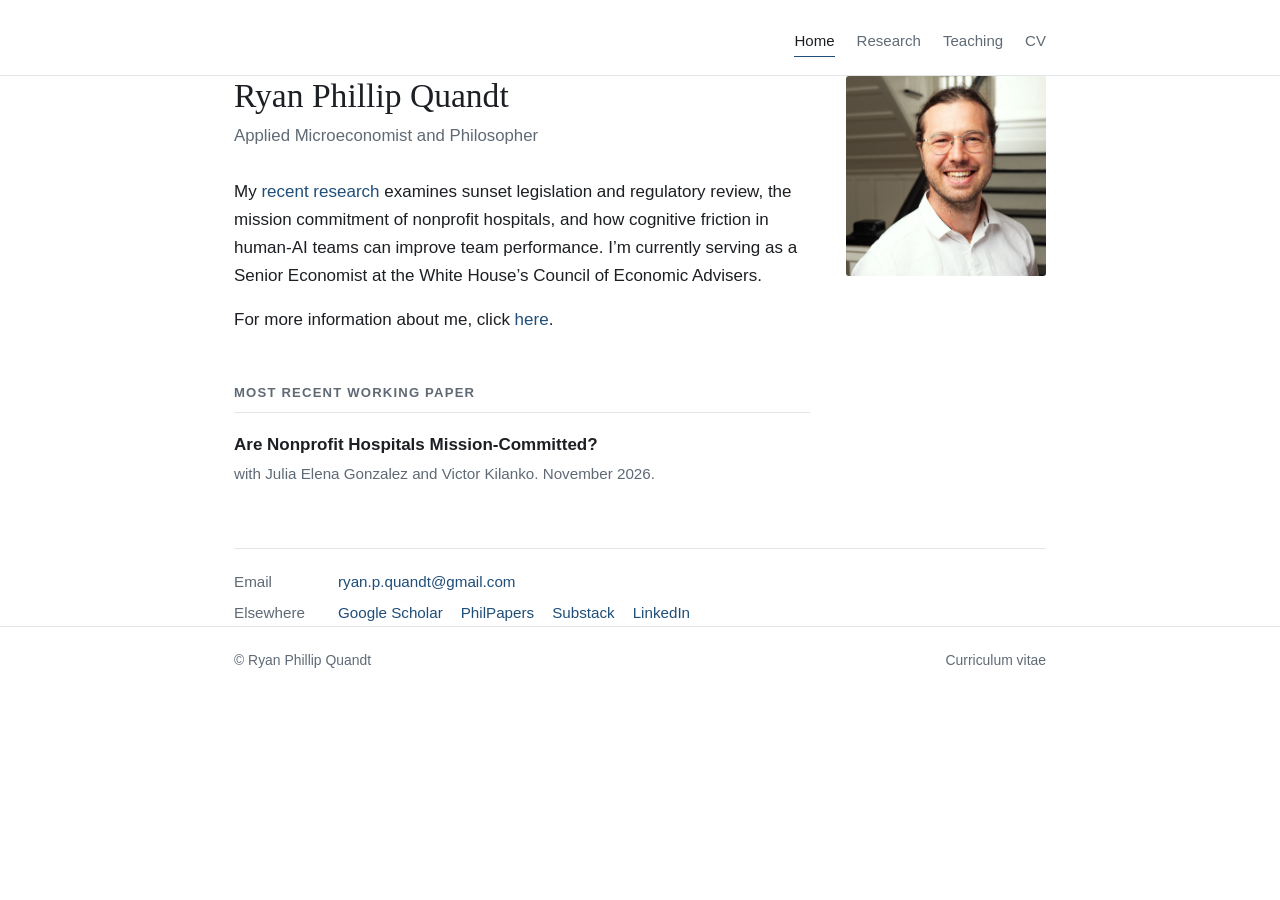
<file: index.html>
<!DOCTYPE html>
<html lang="en">
<head>
<meta charset="utf-8">
<meta name="viewport" content="width=device-width, initial-scale=1">
<title>Ryan Phillip Quandt</title>
<meta name="description" content="Ryan Phillip Quandt — Senior Economist at the White House Council of Economic Advisers. PhD in Economics (Claremont Graduate University), PhD in Philosophy (University of South Florida).">
<link rel="stylesheet" href="styles.css">
</head>
<body>

<header class="site-header">
  <div class="wrap header-inner">
    <nav class="site-nav">
      <a href="index.html" aria-current="page">Home</a>
      <a href="research-economics.html">Research</a>
      <a href="teaching.html">Teaching</a>
      <a href="cv.html">CV</a>
    </nav>
  </div>
</header>

<main class="wrap">

  <div class="intro">
    <div class="portrait">
      <!-- Drop a headshot at images/headshot.jpg (portrait crop, ~800x1000px).
           Until then the initials placeholder below is shown. -->
      <img src="images/headshot.jpg" alt="Ryan Phillip Quandt"
           onerror="this.style.display='none';document.getElementById('portrait-fallback').style.display='flex';">
      <div class="portrait-fallback" id="portrait-fallback" style="display:none;">RPQ</div>
    </div>

    <div class="intro-text">
      <h1>Ryan Phillip Quandt</h1>
      <p class="lede">Applied Microeconomist and Philosopher</p>

      <p>My <a href="research-economics.html">recent research</a> examines sunset legislation and regulatory review,
      the mission commitment of nonprofit hospitals, and how cognitive friction in human-AI teams
      can improve team performance. I&rsquo;m currently serving as a Senior Economist at the White
      House&rsquo;s Council of Economic Advisers.</p>

      <p>For more information about me, click <a href="about.html">here</a>.</p>

      <h2>Most Recent Working Paper</h2>
      <ul class="pubs">
        <li>
          <span class="pub-title"><a href="files/nonprofit-hospitals-mission.pdf">Are Nonprofit Hospitals Mission-Committed?</a></span>
          <span class="pub-meta">with Julia Elena Gonzalez and Victor Kilanko. November 2026.</span>
        </li>
      </ul>
    </div>
  </div>

  <section class="contact">
    <dl>
      <dt>Email</dt>
      <dd><a href="mailto:ryan.p.quandt@gmail.com">ryan.p.quandt@gmail.com</a></dd>

      <dt>Elsewhere</dt>
      <dd class="linklist">
        <a href="https://scholar.google.com/citations?user=EScxJMAAAAAJ&amp;hl=en">Google Scholar</a>
        <a href="https://philpapers.org/rec/QUALOG">PhilPapers</a>
        <a href="https://quandtify.substack.com">Substack</a>
        <a href="https://www.linkedin.com/in/ryan-quandt-121746234/">LinkedIn</a>
      </dd>
    </dl>
  </section>

</main>

<footer class="site-footer">
  <div class="wrap footer-inner">
    <span>&copy; Ryan Phillip Quandt</span>
    <span><a href="cv.html">Curriculum vitae</a></span>
  </div>
</footer>

</body>
</html>
</file>
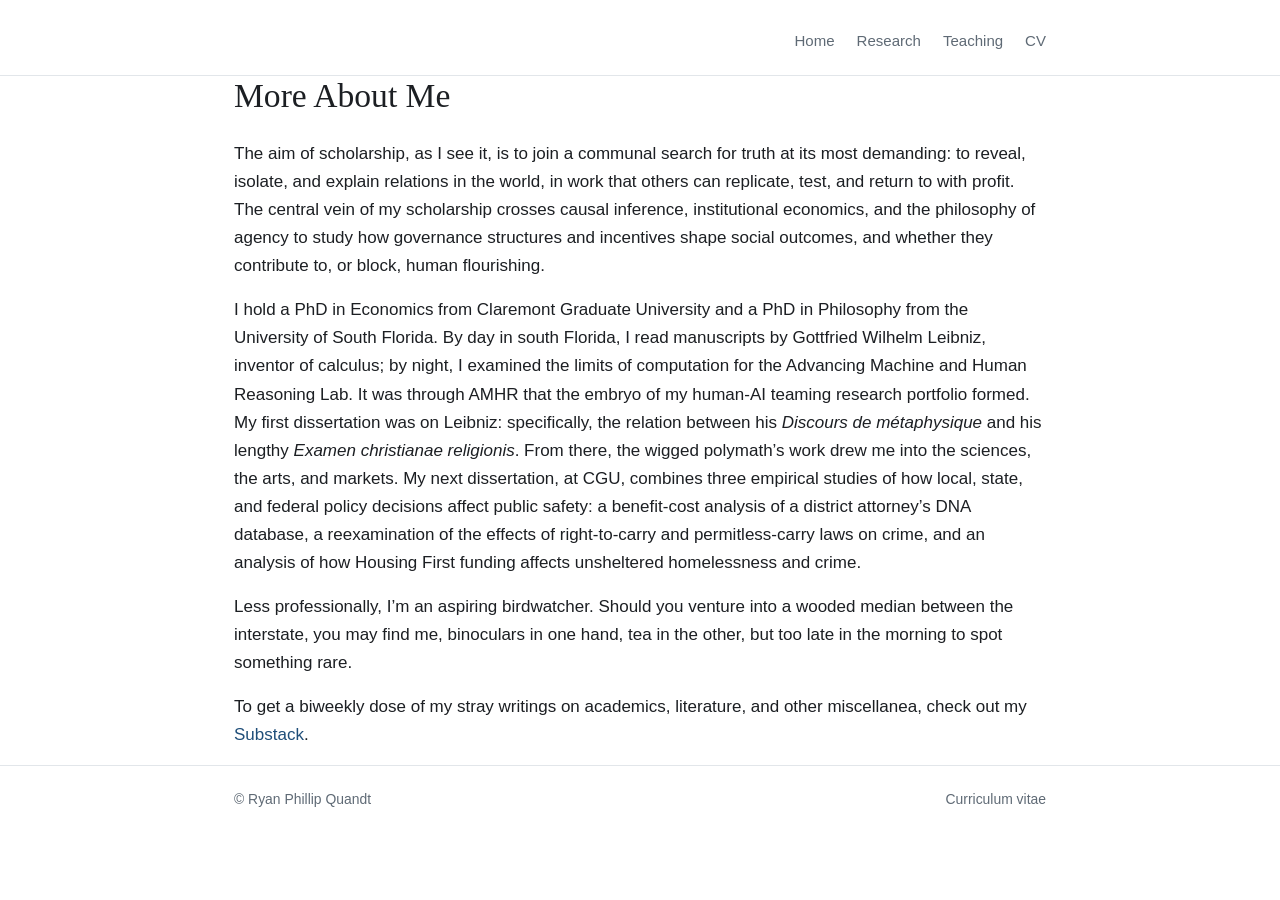
<file: about.html>
<!DOCTYPE html>
<html lang="en">
<head>
<meta charset="utf-8">
<meta name="viewport" content="width=device-width, initial-scale=1">
<title>About &middot; Ryan Phillip Quandt</title>
<meta name="description" content="About Ryan Phillip Quandt: background, training, and interests.">
<link rel="stylesheet" href="styles.css">
</head>
<body>

<header class="site-header">
  <div class="wrap header-inner">
    <nav class="site-nav">
      <a href="index.html">Home</a>
      <a href="research-economics.html">Research</a>
      <a href="teaching.html">Teaching</a>
      <a href="cv.html">CV</a>
    </nav>
  </div>
</header>

<main class="wrap">

  <h1>More About Me</h1>

  <p>The aim of scholarship, as I see it, is to join a communal search for truth at its most
  demanding: to reveal, isolate, and explain relations in the world, in work that others can
  replicate, test, and return to with profit. The central vein of my
  scholarship crosses causal inference, institutional economics, and the philosophy of agency
  to study how governance structures and incentives shape social outcomes, and whether they
  contribute to, or block, human flourishing.</p>

  <p>I hold a PhD in Economics from Claremont Graduate University and a PhD in Philosophy from
  the University of South Florida. By day in south Florida, I read manuscripts by Gottfried
  Wilhelm Leibniz, inventor of calculus; by night, I examined the limits of computation for the
  Advancing Machine and Human Reasoning Lab. It was through AMHR that the embryo of my human-AI
  teaming research portfolio formed. My first dissertation was on Leibniz: specifically, the
  relation between his <em>Discours de m&eacute;taphysique</em> and his lengthy
  <em>Examen christianae religionis</em>. From there, the wigged polymath&rsquo;s work drew me
  into the sciences, the arts, and markets. My next dissertation, at CGU, combines three
  empirical studies of how local, state, and federal policy decisions affect public safety: a
  benefit-cost analysis of a district attorney&rsquo;s DNA database, a reexamination of the
  effects of right-to-carry and permitless-carry laws on crime, and an analysis of how Housing
  First funding affects unsheltered homelessness and crime.</p>

  <p>Less professionally, I&rsquo;m an aspiring birdwatcher. Should you venture into a wooded
  median between the interstate, you may find me, binoculars in one hand, tea in the other, but
  too late in the morning to spot something rare.</p>

  <p>To get a biweekly dose of my stray writings on academics, literature, and other
  miscellanea, check out my <a href="https://quandtify.substack.com">Substack</a>.</p>

</main>

<footer class="site-footer">
  <div class="wrap footer-inner">
    <span>&copy; Ryan Phillip Quandt</span>
    <span><a href="cv.html">Curriculum vitae</a></span>
  </div>
</footer>

</body>
</html>
</file>
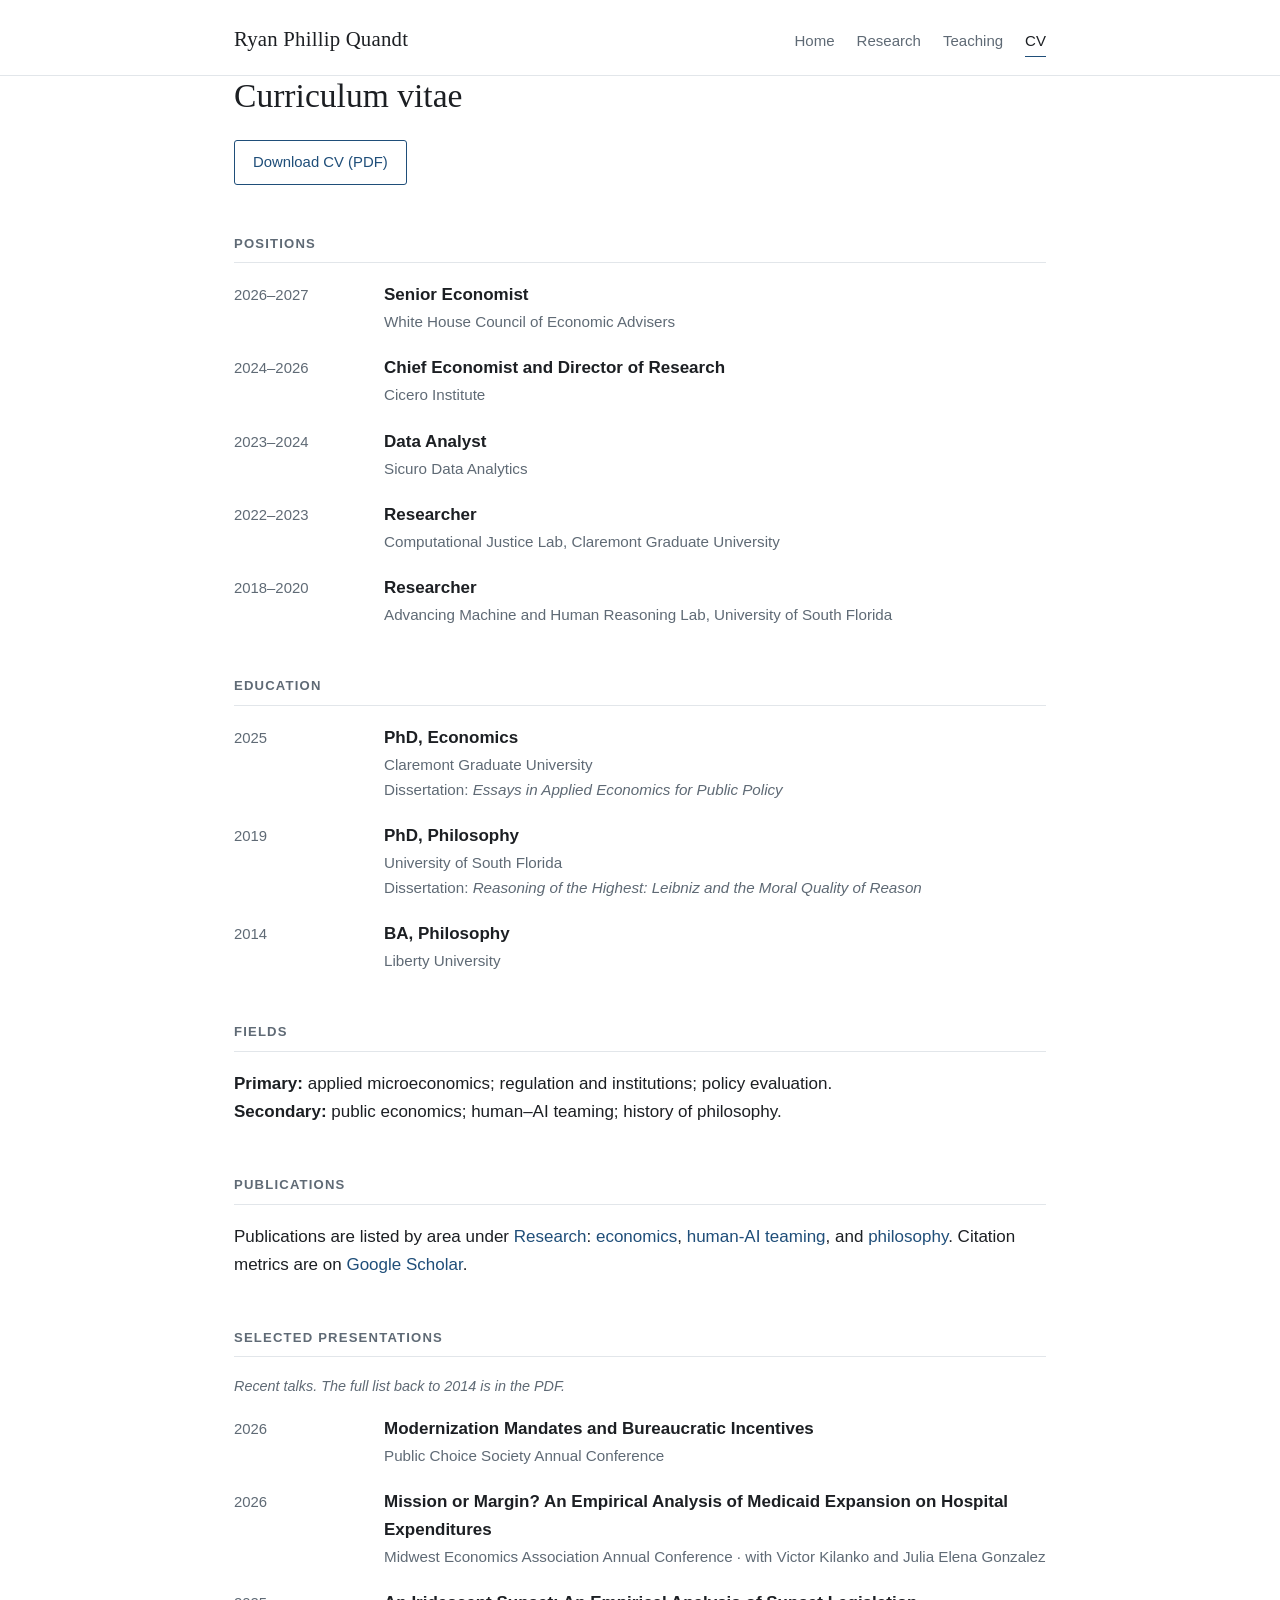
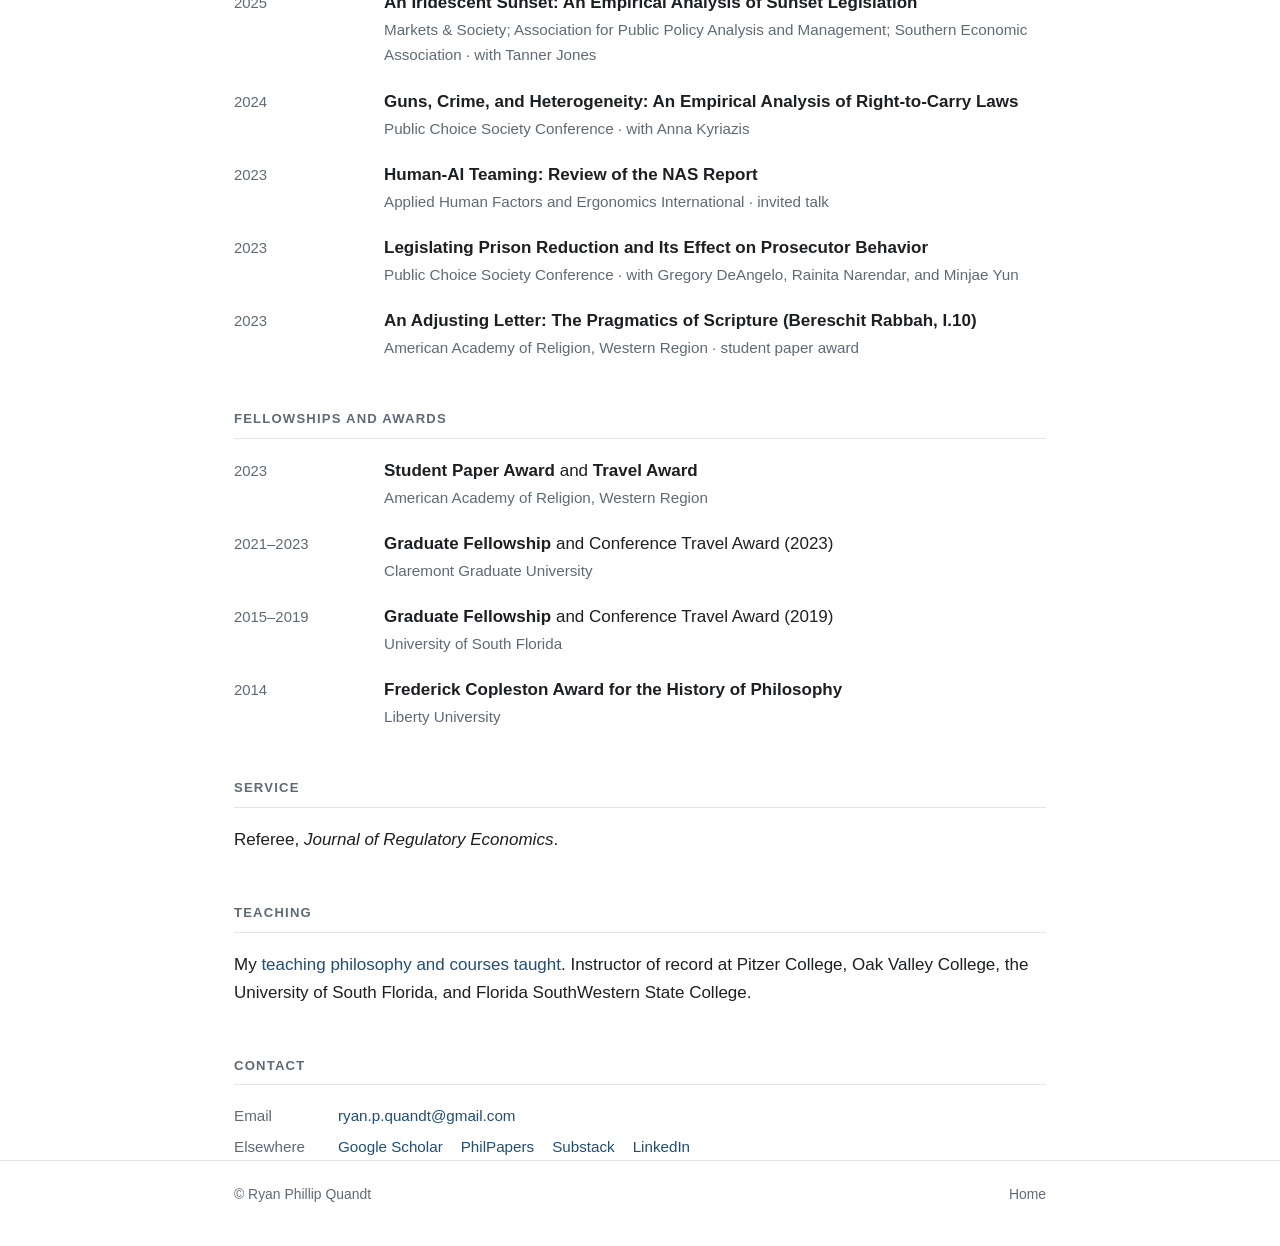
<file: cv.html>
<!DOCTYPE html>
<html lang="en">
<head>
<meta charset="utf-8">
<meta name="viewport" content="width=device-width, initial-scale=1">
<title>CV — Ryan Phillip Quandt</title>
<meta name="description" content="Curriculum vitae of Ryan Phillip Quandt — Senior Economist at the White House Council of Economic Advisers; PhD in Economics (Claremont Graduate University) and PhD in Philosophy (University of South Florida).">
<link rel="stylesheet" href="styles.css">
</head>
<body>

<header class="site-header">
  <div class="wrap header-inner">
    <a class="site-title" href="index.html">Ryan Phillip Quandt</a>
    <nav class="site-nav">
      <a href="index.html">Home</a>
      <a href="research-economics.html">Research</a>
      <a href="teaching.html">Teaching</a>
      <a href="cv.html" aria-current="page">CV</a>
    </nav>
  </div>
</header>

<main class="wrap">

  <h1>Curriculum vitae</h1>

  <p><a class="button" href="files/quandt-cv.pdf">Download CV (PDF)</a></p>

  <h2>Positions</h2>

  <div class="cv-entry">
    <div class="cv-when">2026&ndash;2027</div>
    <div class="cv-what">
      <strong>Senior Economist</strong>
      <span class="cv-where">White House Council of Economic Advisers</span>
    </div>
  </div>

  <div class="cv-entry">
    <div class="cv-when">2024&ndash;2026</div>
    <div class="cv-what">
      <strong>Chief Economist and Director of Research</strong>
      <span class="cv-where">Cicero Institute</span>
    </div>
  </div>

  <div class="cv-entry">
    <div class="cv-when">2023&ndash;2024</div>
    <div class="cv-what">
      <strong>Data Analyst</strong>
      <span class="cv-where">Sicuro Data Analytics</span>
    </div>
  </div>

  <div class="cv-entry">
    <div class="cv-when">2022&ndash;2023</div>
    <div class="cv-what">
      <strong>Researcher</strong>
      <span class="cv-where">Computational Justice Lab, Claremont Graduate University</span>
    </div>
  </div>

  <div class="cv-entry">
    <div class="cv-when">2018&ndash;2020</div>
    <div class="cv-what">
      <strong>Researcher</strong>
      <span class="cv-where">Advancing Machine and Human Reasoning Lab, University of South Florida</span>
    </div>
  </div>

  <h2>Education</h2>

  <div class="cv-entry">
    <div class="cv-when">2025</div>
    <div class="cv-what">
      <strong>PhD, Economics</strong>
      <span class="cv-where">Claremont Graduate University</span>
      <span class="cv-where">Dissertation: <em>Essays in Applied Economics for Public Policy</em></span>
    </div>
  </div>

  <div class="cv-entry">
    <div class="cv-when">2019</div>
    <div class="cv-what">
      <strong>PhD, Philosophy</strong>
      <span class="cv-where">University of South Florida</span>
      <span class="cv-where">Dissertation: <em>Reasoning of the Highest: Leibniz and the Moral Quality of Reason</em></span>
    </div>
  </div>

  <div class="cv-entry">
    <div class="cv-when">2014</div>
    <div class="cv-what">
      <strong>BA, Philosophy</strong>
      <span class="cv-where">Liberty University</span>
    </div>
  </div>

  <h2>Fields</h2>
  <p><strong>Primary:</strong> applied microeconomics; regulation and institutions; policy
  evaluation.<br>
  <strong>Secondary:</strong> public economics; human&ndash;AI teaming; history of philosophy.</p>

  <h2>Publications</h2>
  <p>Publications are listed by area under <a href="research-economics.html">Research</a>:
  <a href="research-economics.html">economics</a>,
  <a href="research-ai.html">human-AI teaming</a>, and
  <a href="research-philosophy.html">philosophy</a>. Citation metrics are on
  <a href="https://scholar.google.com/citations?user=EScxJMAAAAAJ&amp;hl=en">Google Scholar</a>.</p>

  <h2>Selected presentations</h2>
  <p class="note">Recent talks. The full list back to 2014 is in the PDF.</p>

  <div class="cv-entry">
    <div class="cv-when">2026</div>
    <div class="cv-what">
      <strong>Modernization Mandates and Bureaucratic Incentives</strong>
      <span class="cv-where">Public Choice Society Annual Conference</span>
    </div>
  </div>

  <div class="cv-entry">
    <div class="cv-when">2026</div>
    <div class="cv-what">
      <strong>Mission or Margin? An Empirical Analysis of Medicaid Expansion on Hospital Expenditures</strong>
      <span class="cv-where">Midwest Economics Association Annual Conference &middot; with Victor Kilanko and Julia Elena Gonzalez</span>
    </div>
  </div>

  <div class="cv-entry">
    <div class="cv-when">2025</div>
    <div class="cv-what">
      <strong>An Iridescent Sunset: An Empirical Analysis of Sunset Legislation</strong>
      <span class="cv-where">Markets &amp; Society; Association for Public Policy Analysis and Management; Southern Economic Association &middot; with Tanner Jones</span>
    </div>
  </div>

  <div class="cv-entry">
    <div class="cv-when">2024</div>
    <div class="cv-what">
      <strong>Guns, Crime, and Heterogeneity: An Empirical Analysis of Right-to-Carry Laws</strong>
      <span class="cv-where">Public Choice Society Conference &middot; with Anna Kyriazis</span>
    </div>
  </div>

  <div class="cv-entry">
    <div class="cv-when">2023</div>
    <div class="cv-what">
      <strong>Human-AI Teaming: Review of the NAS Report</strong>
      <span class="cv-where">Applied Human Factors and Ergonomics International &middot; invited talk</span>
    </div>
  </div>

  <div class="cv-entry">
    <div class="cv-when">2023</div>
    <div class="cv-what">
      <strong>Legislating Prison Reduction and Its Effect on Prosecutor Behavior</strong>
      <span class="cv-where">Public Choice Society Conference &middot; with Gregory DeAngelo, Rainita Narendar, and Minjae Yun</span>
    </div>
  </div>

  <div class="cv-entry">
    <div class="cv-when">2023</div>
    <div class="cv-what">
      <strong>An Adjusting Letter: The Pragmatics of Scripture (Bereschit Rabbah, I.10)</strong>
      <span class="cv-where">American Academy of Religion, Western Region &middot; student paper award</span>
    </div>
  </div>

  <h2>Fellowships and awards</h2>

  <div class="cv-entry">
    <div class="cv-when">2023</div>
    <div class="cv-what">
      <strong>Student Paper Award</strong> and <strong>Travel Award</strong>
      <span class="cv-where">American Academy of Religion, Western Region</span>
    </div>
  </div>

  <div class="cv-entry">
    <div class="cv-when">2021&ndash;2023</div>
    <div class="cv-what">
      <strong>Graduate Fellowship</strong> and Conference Travel Award (2023)
      <span class="cv-where">Claremont Graduate University</span>
    </div>
  </div>

  <div class="cv-entry">
    <div class="cv-when">2015&ndash;2019</div>
    <div class="cv-what">
      <strong>Graduate Fellowship</strong> and Conference Travel Award (2019)
      <span class="cv-where">University of South Florida</span>
    </div>
  </div>

  <div class="cv-entry">
    <div class="cv-when">2014</div>
    <div class="cv-what">
      <strong>Frederick Copleston Award for the History of Philosophy</strong>
      <span class="cv-where">Liberty University</span>
    </div>
  </div>

  <h2>Service</h2>
  <p>Referee, <em>Journal of Regulatory Economics</em>.</p>

  <h2>Teaching</h2>
  <p>My <a href="teaching.html">teaching philosophy and courses taught</a>. Instructor of record
  at Pitzer College, Oak Valley College, the University of South Florida, and Florida
  SouthWestern State College.</p>

  <h2>Contact</h2>
  <section class="contact" style="border-top:none;margin-top:0;padding-top:0;">
    <dl>
      <dt>Email</dt>
      <dd><a href="mailto:ryan.p.quandt@gmail.com">ryan.p.quandt@gmail.com</a></dd>
      <dt>Elsewhere</dt>
      <dd class="linklist">
        <a href="https://scholar.google.com/citations?user=EScxJMAAAAAJ&amp;hl=en">Google Scholar</a>
        <a href="https://philpapers.org/rec/QUALOG">PhilPapers</a>
        <a href="https://quandtify.substack.com">Substack</a>
        <a href="https://www.linkedin.com/in/ryan-quandt-121746234/">LinkedIn</a>
      </dd>
    </dl>
  </section>

</main>

<footer class="site-footer">
  <div class="wrap footer-inner">
    <span>&copy; Ryan Phillip Quandt</span>
    <span><a href="index.html">Home</a></span>
  </div>
</footer>

</body>
</html>
</file>
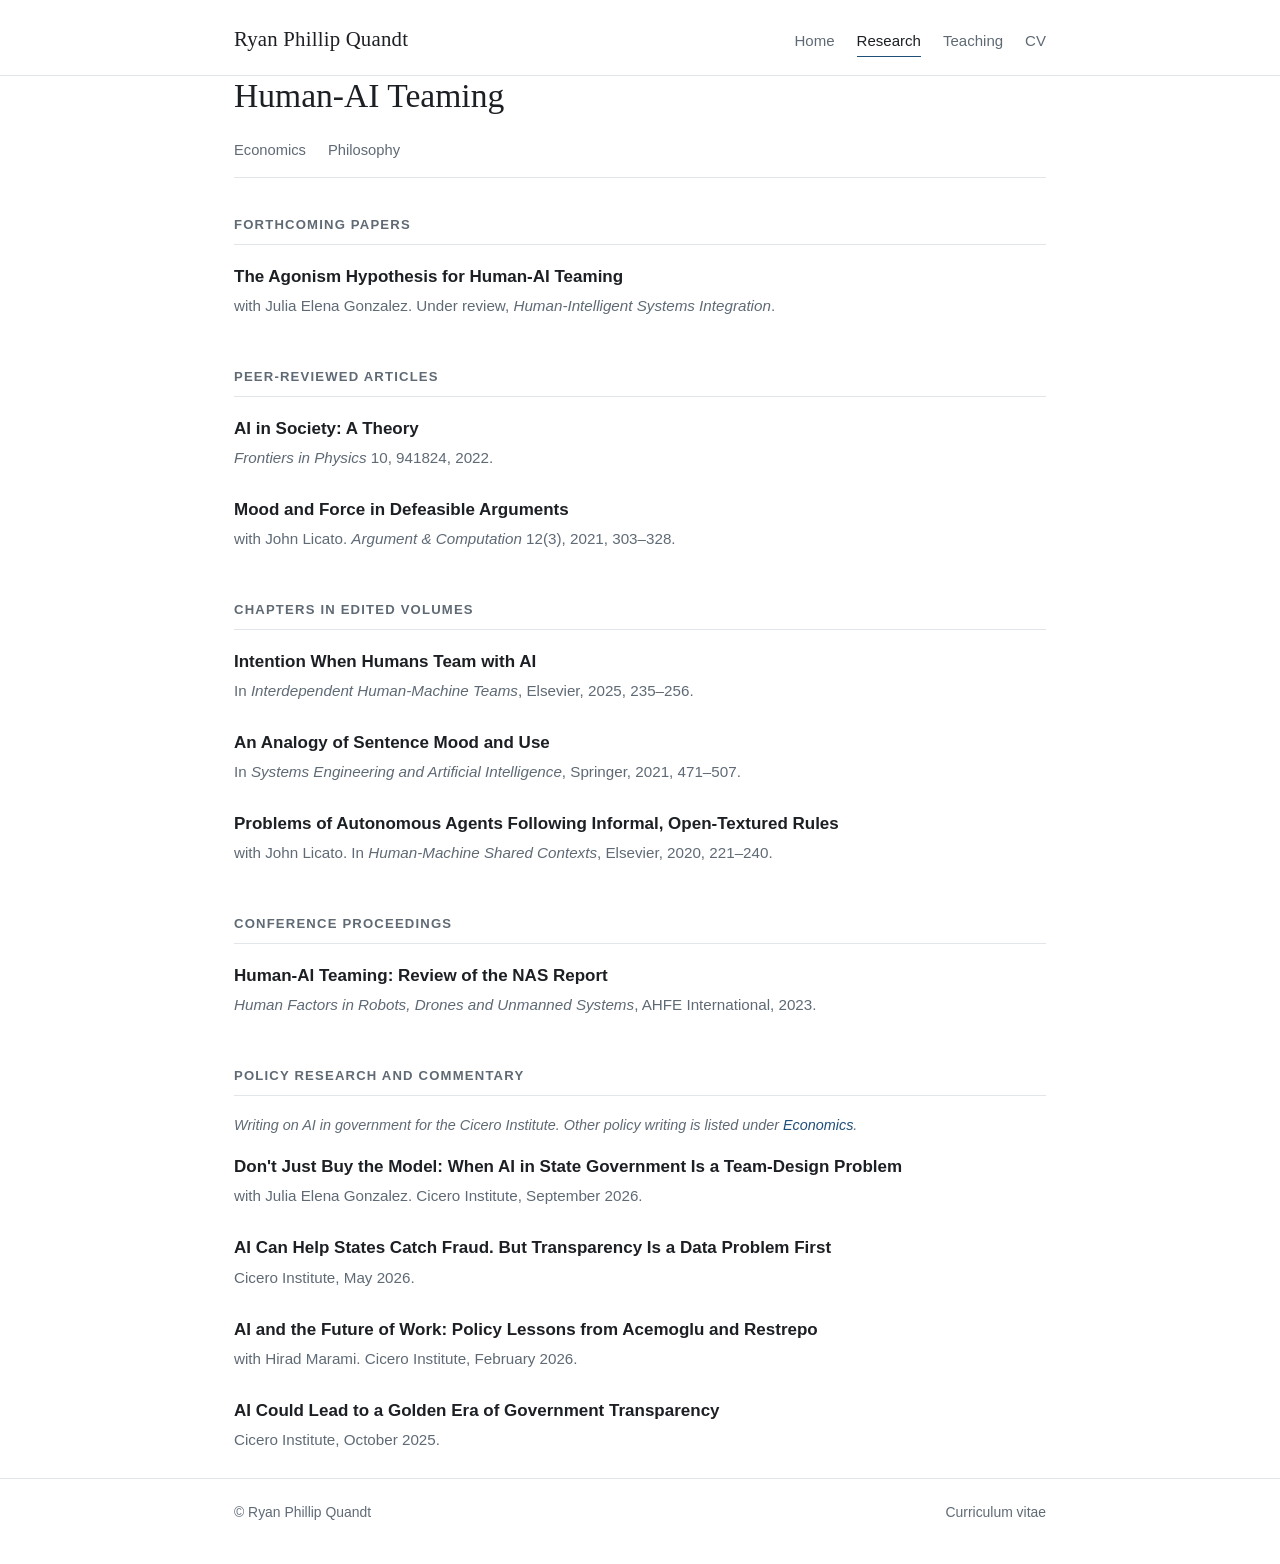
<file: research-ai.html>
<!DOCTYPE html>
<html lang="en">
<head>
<meta charset="utf-8">
<meta name="viewport" content="width=device-width, initial-scale=1">
<title>Human-AI Teaming — Ryan Phillip Quandt</title>
<meta name="description" content="Human-AI teaming publications by Ryan Phillip Quandt: autonomous agents and open-textured rules, mood and force in defeasible argument, intention in human-AI teams, and AI in government.">
<link rel="stylesheet" href="styles.css">
</head>
<body>

<header class="site-header">
  <div class="wrap header-inner">
    <a class="site-title" href="index.html">Ryan Phillip Quandt</a>
    <nav class="site-nav">
      <a href="index.html">Home</a>
      <a href="research-economics.html" aria-current="page">Research</a>
      <a href="teaching.html">Teaching</a>
      <a href="cv.html">CV</a>
    </nav>
  </div>
</header>

<main class="wrap">

  <h1>Human-AI Teaming</h1>

  <nav class="sub-nav" aria-label="Research areas">
    <a href="research-economics.html">Economics</a>
    <a href="research-philosophy.html">Philosophy</a>
  </nav>

  <h2>Forthcoming papers</h2>
  <ul class="pubs">
    <li>
      <span class="pub-title">The Agonism Hypothesis for Human-AI Teaming</span>
      <span class="pub-meta">with Julia Elena Gonzalez. Under review, <em>Human-Intelligent Systems Integration</em>.</span>
    </li>
  </ul>

  <h2>Peer-reviewed articles</h2>
  <ul class="pubs">
    <li>
      <span class="pub-title"><a href="https://doi.org/10.3389/fphy.2022.941824">AI in Society: A Theory</a></span>
      <span class="pub-meta"><em>Frontiers in Physics</em> 10, 941824, 2022.</span>
    </li>
    <li>
      <span class="pub-title"><a href="https://doi.org/10.3233/AAC-210553">Mood and Force in Defeasible Arguments</a></span>
      <span class="pub-meta">with John Licato. <em>Argument &amp; Computation</em> 12(3), 2021, 303&ndash;328.</span>
    </li>
  </ul>

  <h2>Chapters in edited volumes</h2>
  <ul class="pubs">
    <li>
      <span class="pub-title"><a href="https://doi.org/10.1016/B978-0-443-29246-0.00012-2">Intention When Humans Team with AI</a></span>
      <span class="pub-meta">In <em>Interdependent Human-Machine Teams</em>, Elsevier, 2025, 235&ndash;256.</span>
    </li>
    <li>
      <span class="pub-title"><a href="https://doi.org/10.1007/978-3-030-77283-3_23">An Analogy of Sentence Mood and Use</a></span>
      <span class="pub-meta">In <em>Systems Engineering and Artificial Intelligence</em>, Springer, 2021, 471&ndash;507.</span>
    </li>
    <li>
      <span class="pub-title"><a href="https://doi.org/10.1016/B978-0-12-820543-3.00011-0">Problems of Autonomous Agents Following Informal, Open-Textured Rules</a></span>
      <span class="pub-meta">with John Licato. In <em>Human-Machine Shared Contexts</em>, Elsevier, 2020, 221&ndash;240.</span>
    </li>
  </ul>

  <h2>Conference proceedings</h2>
  <ul class="pubs">
    <li>
      <span class="pub-title"><a href="https://doi.org/10.54941/ahfe1003758">Human-AI Teaming: Review of the NAS Report</a></span>
      <span class="pub-meta"><em>Human Factors in Robots, Drones and Unmanned Systems</em>, AHFE International, 2023.</span>
    </li>
  </ul>

  <h2>Policy research and commentary</h2>
  <p class="note">Writing on AI in government for the Cicero Institute. Other policy writing is
  listed under <a href="research-economics.html">Economics</a>.</p>
  <ul class="pubs">
    <li>
      <span class="pub-title"><a href="https://ciceroinstitute.org/blog/dont-just-buy-the-model-when-ai-in-state-government-is-a-team-design-problem/">Don't Just Buy the Model: When AI in State Government Is a Team-Design Problem</a></span>
      <span class="pub-meta">with Julia Elena Gonzalez. Cicero Institute, September 2026.</span>
    </li>
    <li>
      <span class="pub-title"><a href="https://ciceroinstitute.org/blog/ai-can-help-states-catch-fraud/">AI Can Help States Catch Fraud. But Transparency Is a Data Problem First</a></span>
      <span class="pub-meta">Cicero Institute, May 2026.</span>
    </li>
    <li>
      <span class="pub-title"><a href="https://ciceroinstitute.org/blog/ai-and-the-future-of-work-policy-lessons-from-acemoglu-and-restrepo/">AI and the Future of Work: Policy Lessons from Acemoglu and Restrepo</a></span>
      <span class="pub-meta">with Hirad Marami. Cicero Institute, February 2026.</span>
    </li>
    <li>
      <span class="pub-title"><a href="https://ciceroinstitute.org/news-media/ai-could-lead-to-a-golden-era-of-government-transparency/">AI Could Lead to a Golden Era of Government Transparency</a></span>
      <span class="pub-meta">Cicero Institute, October 2025.</span>
    </li>
  </ul>

</main>

<footer class="site-footer">
  <div class="wrap footer-inner">
    <span>&copy; Ryan Phillip Quandt</span>
    <span><a href="cv.html">Curriculum vitae</a></span>
  </div>
</footer>

</body>
</html>
</file>
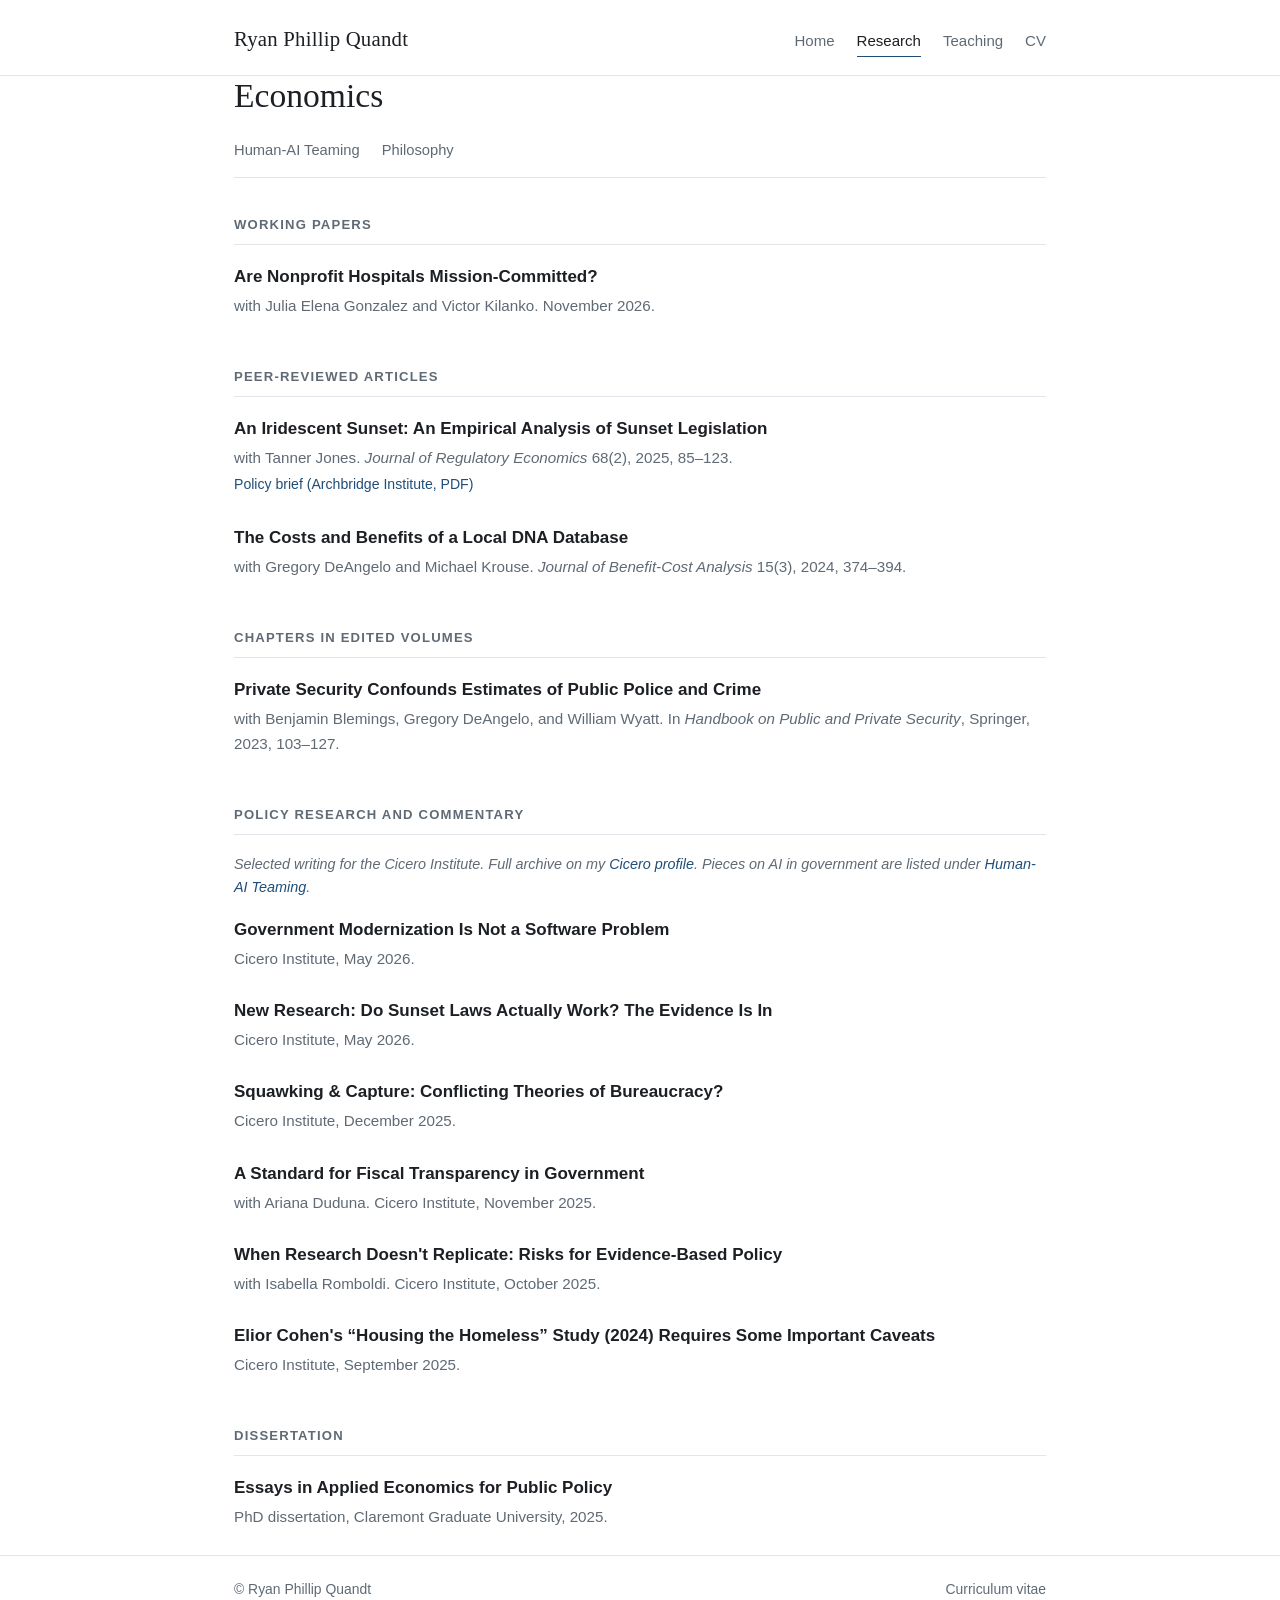
<file: research-economics.html>
<!DOCTYPE html>
<html lang="en">
<head>
<meta charset="utf-8">
<meta name="viewport" content="width=device-width, initial-scale=1">
<title>Economics — Ryan Phillip Quandt</title>
<meta name="description" content="Economics publications by Ryan Phillip Quandt: sunset legislation and regulatory review, benefit-cost analysis of criminal justice programs, working papers, and policy commentary for the Cicero Institute.">
<link rel="stylesheet" href="styles.css">
</head>
<body>

<header class="site-header">
  <div class="wrap header-inner">
    <a class="site-title" href="index.html">Ryan Phillip Quandt</a>
    <nav class="site-nav">
      <a href="index.html">Home</a>
      <a href="research-economics.html" aria-current="page">Research</a>
      <a href="teaching.html">Teaching</a>
      <a href="cv.html">CV</a>
    </nav>
  </div>
</header>

<main class="wrap">

  <h1>Economics</h1>

  <nav class="sub-nav" aria-label="Research areas">
    <a href="research-ai.html">Human-AI Teaming</a>
    <a href="research-philosophy.html">Philosophy</a>
  </nav>

  <h2>Working papers</h2>
  <ul class="pubs">
    <li>
      <span class="pub-title"><a href="files/nonprofit-hospitals-mission.pdf">Are Nonprofit Hospitals Mission-Committed?</a></span>
      <span class="pub-meta">with Julia Elena Gonzalez and Victor Kilanko. November 2026.</span>
    </li>
  </ul>

  <h2>Peer-reviewed articles</h2>
  <ul class="pubs">
    <li>
      <span class="pub-title"><a href="https://doi.org/10.1007/s11149-025-09498-5">An Iridescent Sunset: An Empirical Analysis of Sunset Legislation</a></span>
      <span class="pub-meta">with Tanner Jones. <em>Journal of Regulatory Economics</em> 68(2), 2025, 85&ndash;123.</span>
      <span class="pub-links"><a href="https://www.archbridgeinstitute.org/wp-content/uploads/2026/03/Policy-Brief-The-Economic-Effects-of-Sunset-Laws_2026-1.pdf">Policy brief (Archbridge Institute, PDF)</a></span>
    </li>
    <li>
      <span class="pub-title"><a href="https://doi.org/10.1017/bca.2024.44">The Costs and Benefits of a Local DNA Database</a></span>
      <span class="pub-meta">with Gregory DeAngelo and Michael Krouse. <em>Journal of Benefit-Cost Analysis</em> 15(3), 2024, 374&ndash;394.</span>
    </li>
  </ul>

  <h2>Chapters in edited volumes</h2>
  <ul class="pubs">
    <li>
      <span class="pub-title"><a href="https://doi.org/10.1007/978-3-031-42406-9_5">Private Security Confounds Estimates of Public Police and Crime</a></span>
      <span class="pub-meta">with Benjamin Blemings, Gregory DeAngelo, and William Wyatt. In <em>Handbook on Public and Private Security</em>, Springer, 2023, 103&ndash;127.</span>
    </li>
  </ul>

  <h2>Policy research and commentary</h2>
  <p class="note">Selected writing for the Cicero Institute. Full archive on my
  <a href="https://ciceroinstitute.org/people/ryan-quandt-ph-d/">Cicero profile</a>. Pieces on AI
  in government are listed under <a href="research-ai.html">Human-AI Teaming</a>.</p>
  <ul class="pubs">
    <li>
      <span class="pub-title"><a href="https://ciceroinstitute.org/blog/government-modernization-is-not-a-software-problem/">Government Modernization Is Not a Software Problem</a></span>
      <span class="pub-meta">Cicero Institute, May 2026.</span>
    </li>
    <li>
      <span class="pub-title"><a href="https://ciceroinstitute.org/blog/new-research-do-sunset-laws-actually-work-the-evidence-is-in/">New Research: Do Sunset Laws Actually Work? The Evidence Is In</a></span>
      <span class="pub-meta">Cicero Institute, May 2026.</span>
    </li>
    <li>
      <span class="pub-title"><a href="https://ciceroinstitute.org/blog/squawking-capture-conflicting-theories-of-bureaucracy/">Squawking &amp; Capture: Conflicting Theories of Bureaucracy?</a></span>
      <span class="pub-meta">Cicero Institute, December 2025.</span>
    </li>
    <li>
      <span class="pub-title"><a href="https://ciceroinstitute.org/research/a-standard-for-fiscal-transparency-in-government/">A Standard for Fiscal Transparency in Government</a></span>
      <span class="pub-meta">with Ariana Duduna. Cicero Institute, November 2025.</span>
    </li>
    <li>
      <span class="pub-title"><a href="https://ciceroinstitute.org/blog/when-research-doesnt-replicate-risks-for-evidence-based-policy/">When Research Doesn't Replicate: Risks for Evidence-Based Policy</a></span>
      <span class="pub-meta">with Isabella Romboldi. Cicero Institute, October 2025.</span>
    </li>
    <li>
      <span class="pub-title"><a href="https://ciceroinstitute.org/blog/elior-cohens-housing-the-homeless-study-2024-requires-some-important-caveats/">Elior Cohen's &ldquo;Housing the Homeless&rdquo; Study (2024) Requires Some Important Caveats</a></span>
      <span class="pub-meta">Cicero Institute, September 2025.</span>
    </li>
  </ul>

  <h2>Dissertation</h2>
  <ul class="pubs">
    <li>
      <span class="pub-title">Essays in Applied Economics for Public Policy</span>
      <span class="pub-meta">PhD dissertation, Claremont Graduate University, 2025.</span>
    </li>
  </ul>

</main>

<footer class="site-footer">
  <div class="wrap footer-inner">
    <span>&copy; Ryan Phillip Quandt</span>
    <span><a href="cv.html">Curriculum vitae</a></span>
  </div>
</footer>

</body>
</html>
</file>
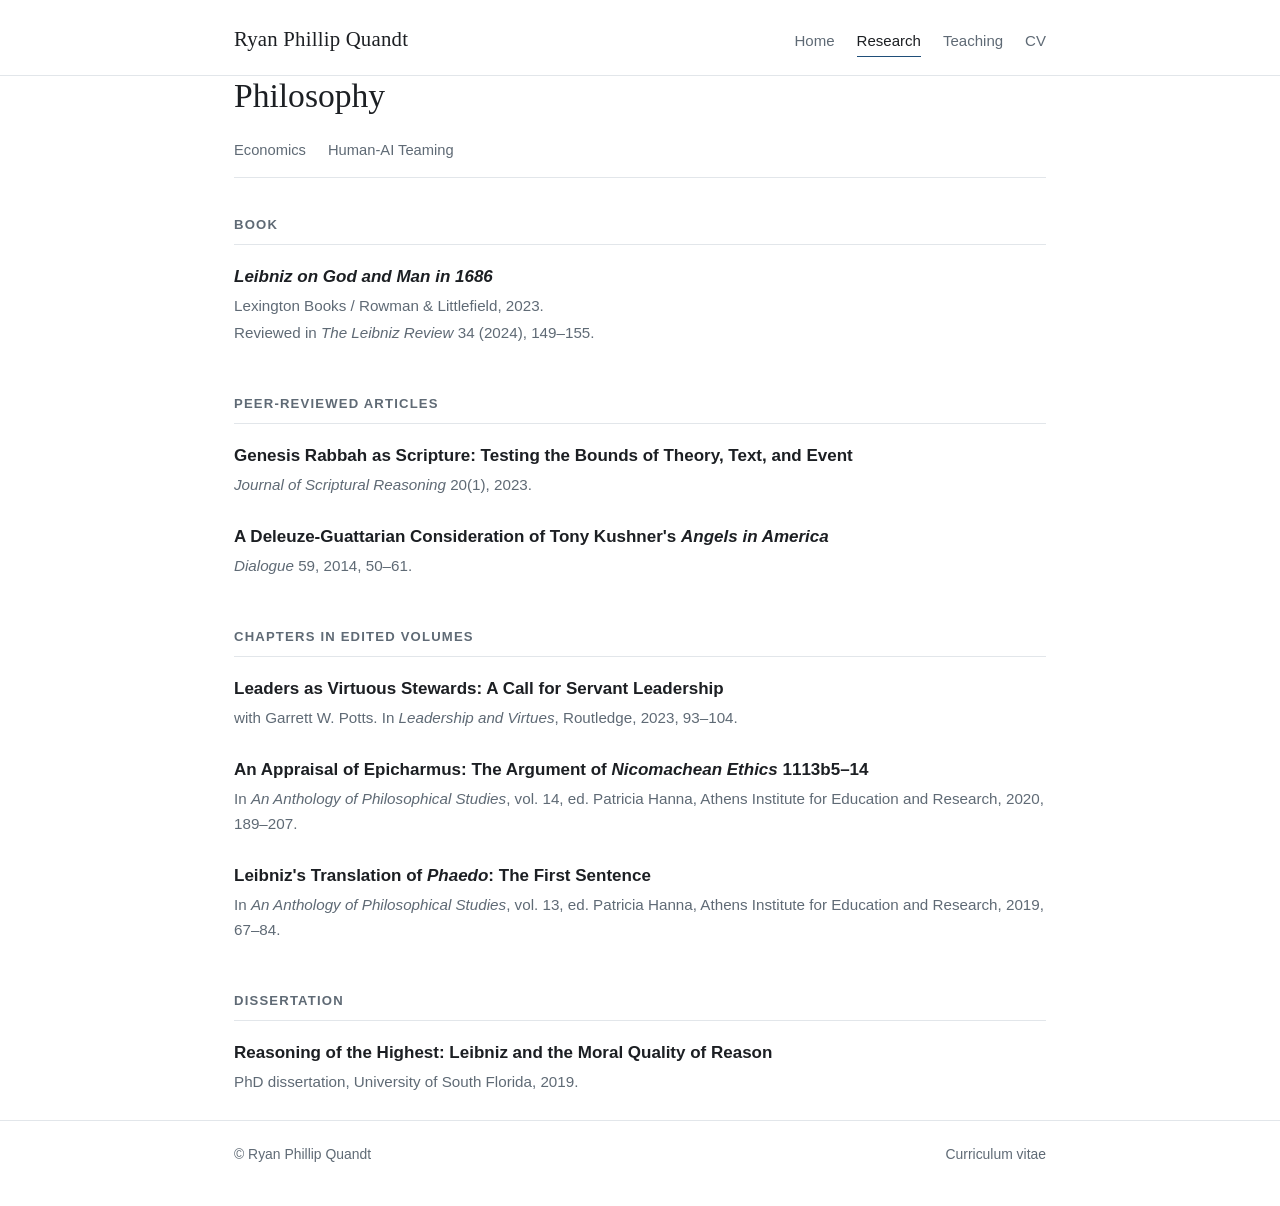
<file: research-philosophy.html>
<!DOCTYPE html>
<html lang="en">
<head>
<meta charset="utf-8">
<meta name="viewport" content="width=device-width, initial-scale=1">
<title>Philosophy — Ryan Phillip Quandt</title>
<meta name="description" content="Philosophy publications by Ryan Phillip Quandt: Leibniz on God and man in 1686, Aristotle's Nicomachean Ethics, scriptural reasoning, virtue and leadership, and the philosophy of art.">
<link rel="stylesheet" href="styles.css">
</head>
<body>

<header class="site-header">
  <div class="wrap header-inner">
    <a class="site-title" href="index.html">Ryan Phillip Quandt</a>
    <nav class="site-nav">
      <a href="index.html">Home</a>
      <a href="research-economics.html" aria-current="page">Research</a>
      <a href="teaching.html">Teaching</a>
      <a href="cv.html">CV</a>
    </nav>
  </div>
</header>

<main class="wrap">

  <h1>Philosophy</h1>

  <nav class="sub-nav" aria-label="Research areas">
    <a href="research-economics.html">Economics</a>
    <a href="research-ai.html">Human-AI Teaming</a>
  </nav>

  <h2>Book</h2>
  <ul class="pubs">
    <li>
      <span class="pub-title"><a href="https://rowman.com/ISBN/9781793633248"><em>Leibniz on God and Man in 1686</em></a></span>
      <span class="pub-meta">Lexington Books / Rowman &amp; Littlefield, 2023.</span>
      <span class="pub-meta">Reviewed in <em>The Leibniz Review</em> 34 (2024), 149&ndash;155.</span>
    </li>
  </ul>

  <h2>Peer-reviewed articles</h2>
  <ul class="pubs">
    <li>
      <span class="pub-title"><a href="https://jsr.shanti.virginia.edu/back-issues/volume-20-number-1-february-2023/genesis-rabbah-as-scripture-testing-the-bounds-of-theory-text-and-event/">Genesis Rabbah as Scripture: Testing the Bounds of Theory, Text, and Event</a></span>
      <span class="pub-meta"><em>Journal of Scriptural Reasoning</em> 20(1), 2023.</span>
    </li>
    <li>
      <span class="pub-title">A Deleuze-Guattarian Consideration of Tony Kushner's <em>Angels in America</em></span>
      <span class="pub-meta"><em>Dialogue</em> 59, 2014, 50&ndash;61.</span>
    </li>
  </ul>

  <h2>Chapters in edited volumes</h2>
  <ul class="pubs">
    <li>
      <span class="pub-title"><a href="https://doi.org/10.4324/9781003212874-10">Leaders as Virtuous Stewards: A Call for Servant Leadership</a></span>
      <span class="pub-meta">with Garrett W. Potts. In <em>Leadership and Virtues</em>, Routledge, 2023, 93&ndash;104.</span>
    </li>
    <li>
      <span class="pub-title"><a href="https://www.atiner.gr/docs/2020PHI-CONT.htm">An Appraisal of Epicharmus: The Argument of <em>Nicomachean Ethics</em> 1113b5&ndash;14</a></span>
      <span class="pub-meta">In <em>An Anthology of Philosophical Studies</em>, vol. 14, ed. Patricia Hanna, Athens Institute for Education and Research, 2020, 189&ndash;207.</span>
    </li>
    <li>
      <span class="pub-title"><a href="https://www.atiner.gr/docs/2019PHI-CONT.htm">Leibniz's Translation of <em>Phaedo</em>: The First Sentence</a></span>
      <span class="pub-meta">In <em>An Anthology of Philosophical Studies</em>, vol. 13, ed. Patricia Hanna, Athens Institute for Education and Research, 2019, 67&ndash;84.</span>
    </li>
  </ul>

  <h2>Dissertation</h2>
  <ul class="pubs">
    <li>
      <span class="pub-title"><a href="https://digitalcommons.usf.edu/etd/7894/">Reasoning of the Highest: Leibniz and the Moral Quality of Reason</a></span>
      <span class="pub-meta">PhD dissertation, University of South Florida, 2019.</span>
    </li>
  </ul>

</main>

<footer class="site-footer">
  <div class="wrap footer-inner">
    <span>&copy; Ryan Phillip Quandt</span>
    <span><a href="cv.html">Curriculum vitae</a></span>
  </div>
</footer>

</body>
</html>
</file>
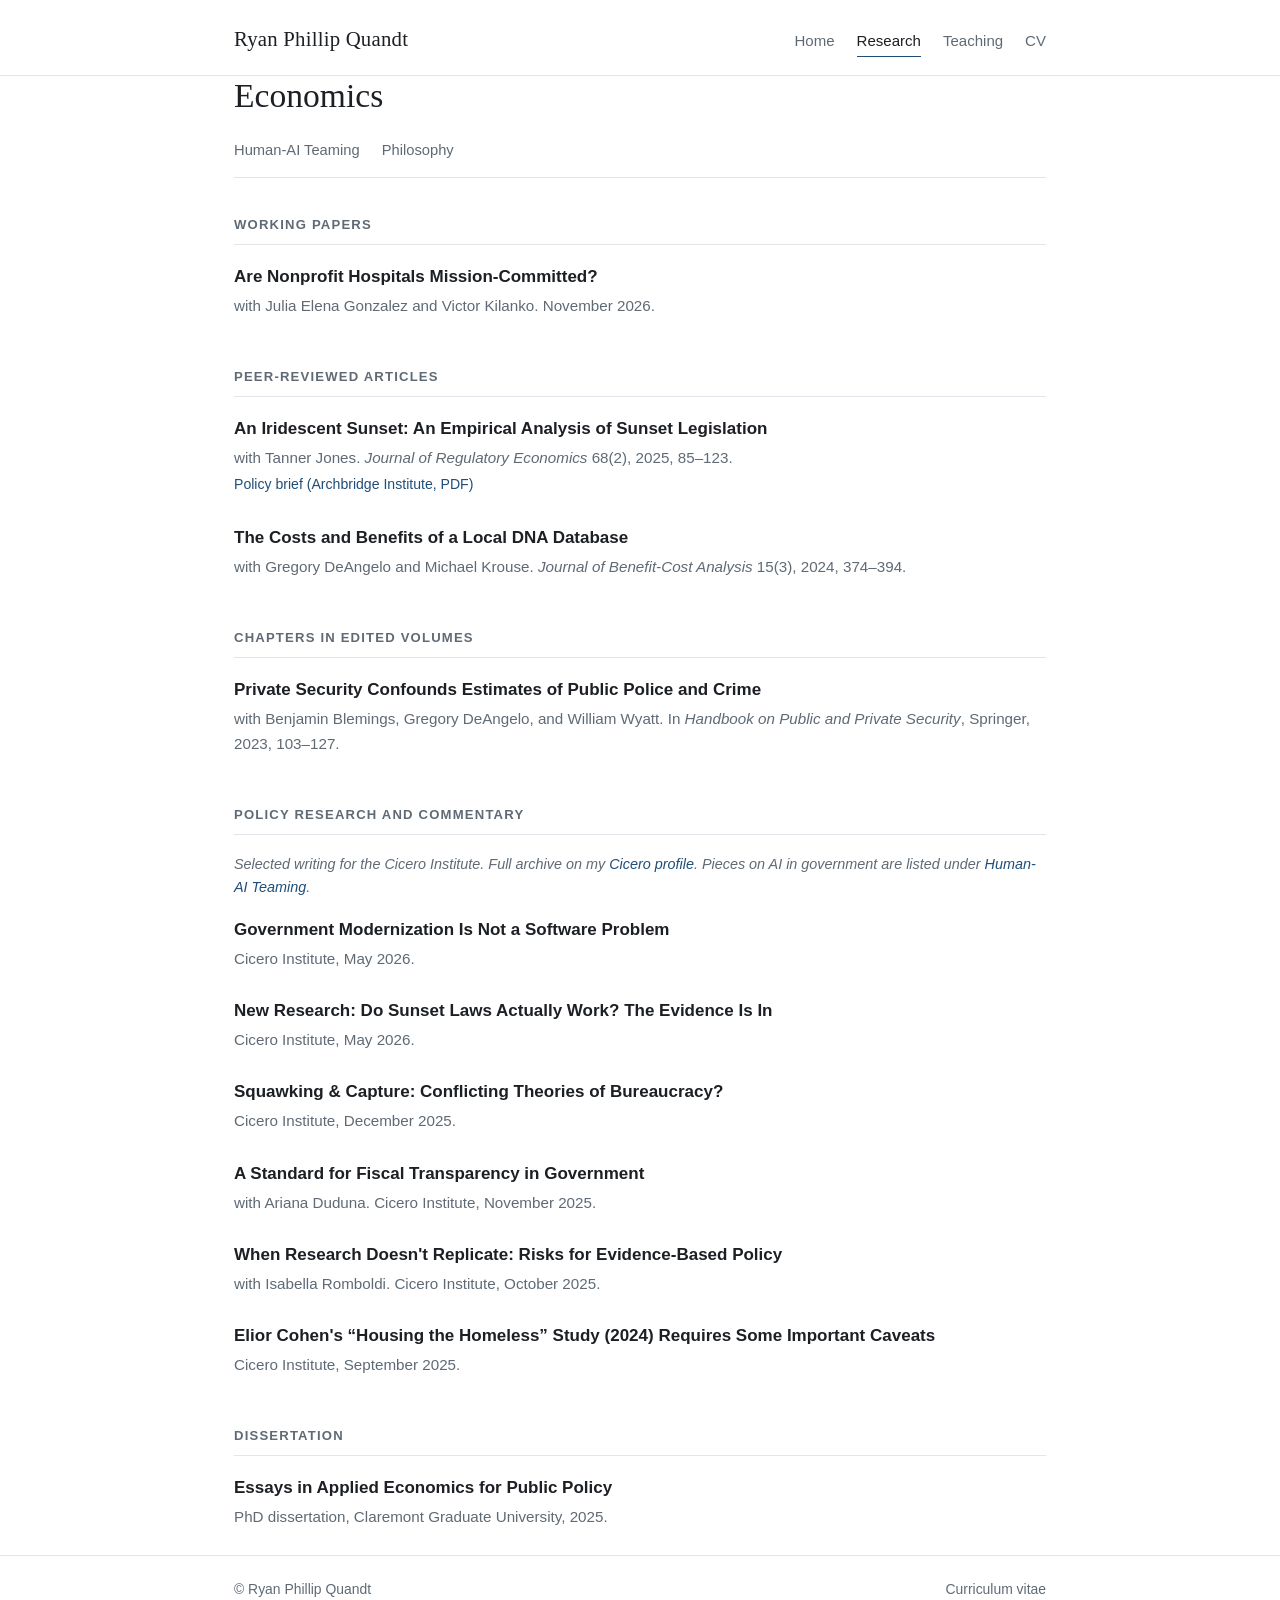
<file: research.html>
<!DOCTYPE html>
<html lang="en">
<head>
<meta charset="utf-8">
<title>Research — Ryan Phillip Quandt</title>
<meta http-equiv="refresh" content="0; url=research-economics.html">
<link rel="canonical" href="research-economics.html">
</head>
<body>
<p><a href="research-economics.html">Research</a></p>
</body>
</html>
</file>
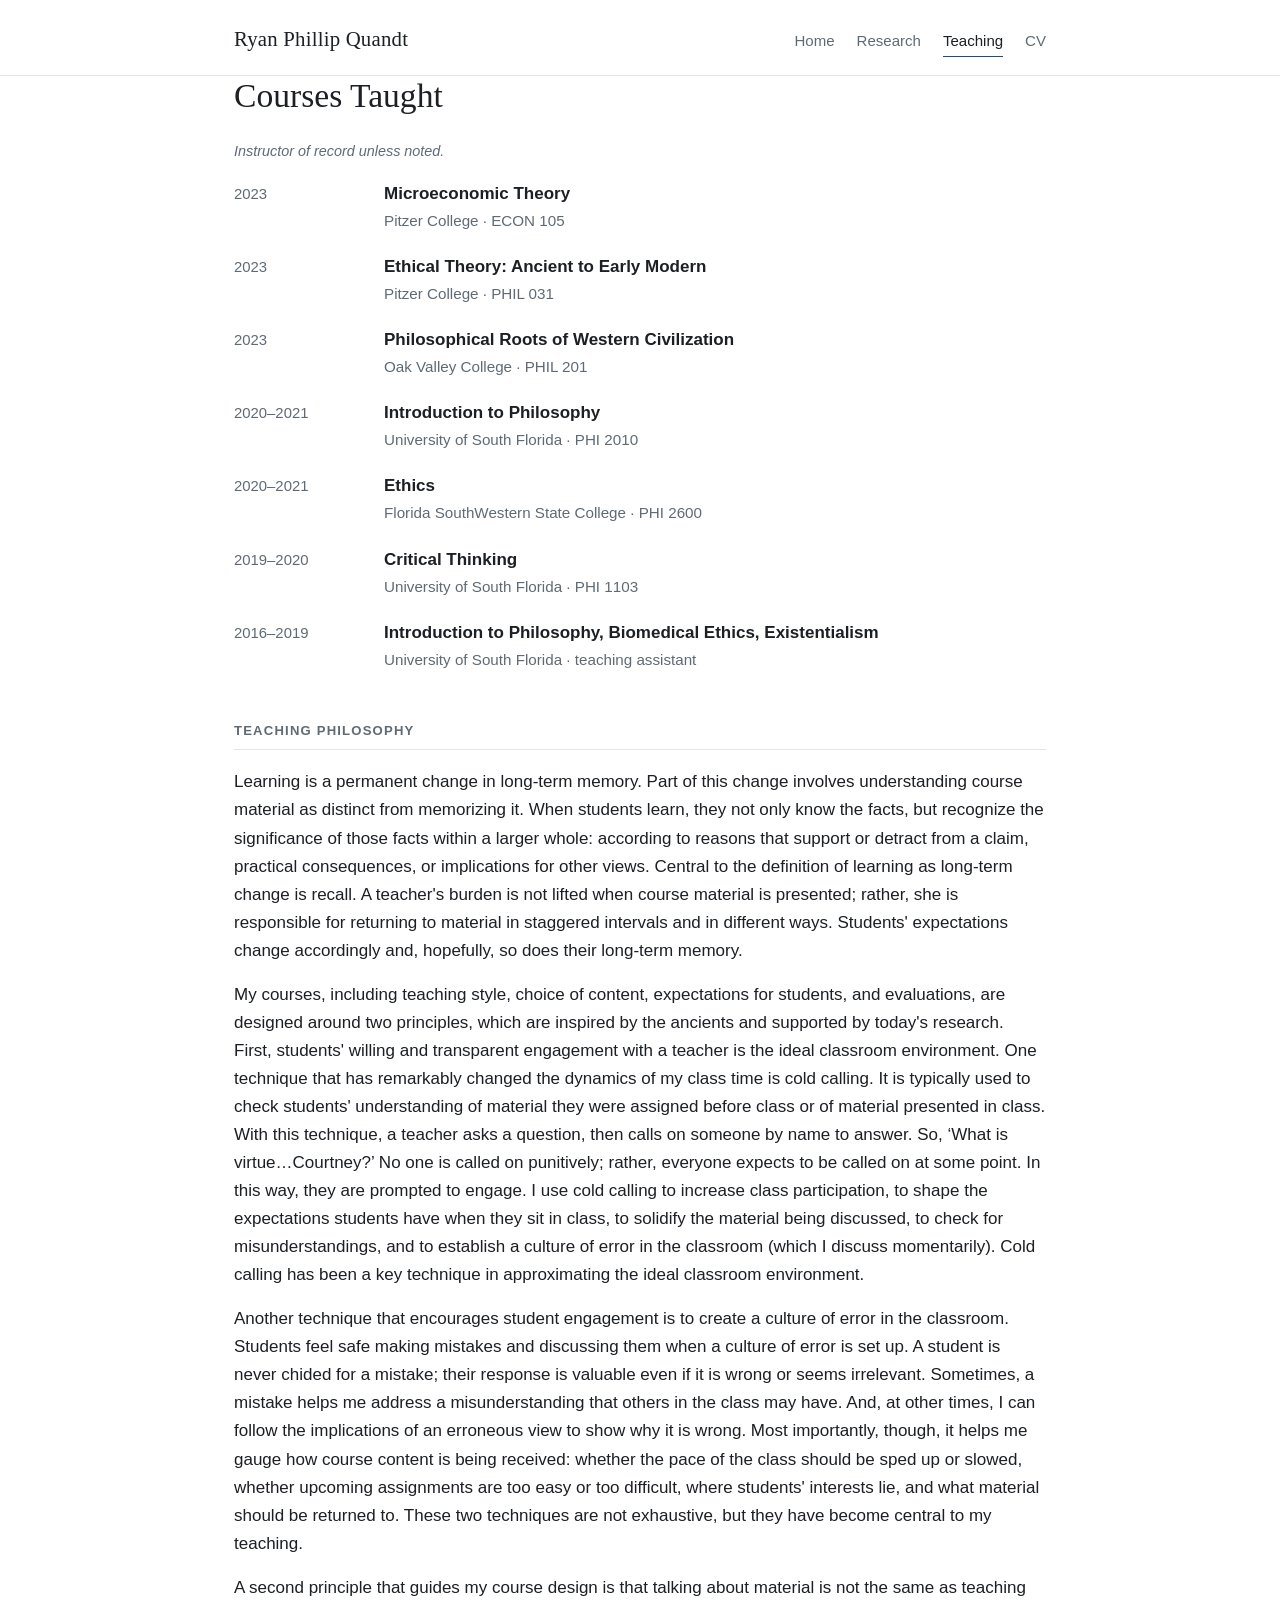
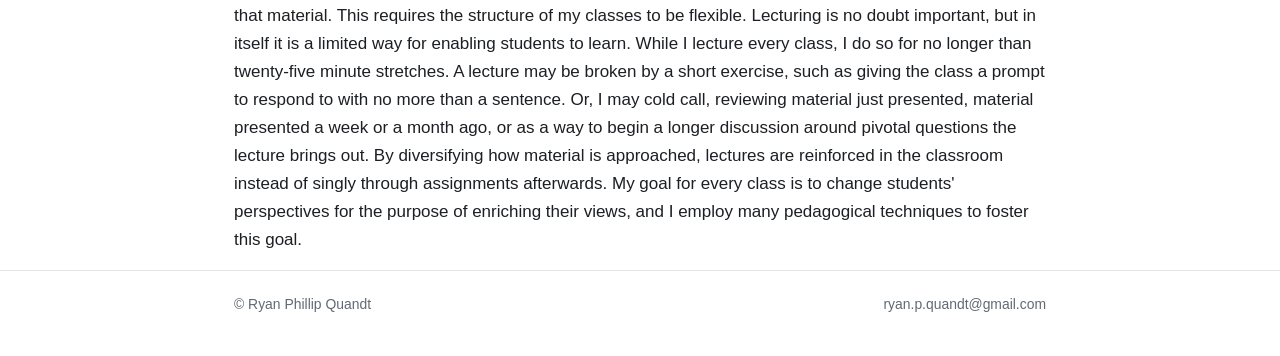
<file: teaching.html>
<!DOCTYPE html>
<html lang="en">
<head>
<meta charset="utf-8">
<meta name="viewport" content="width=device-width, initial-scale=1">
<title>Teaching — Ryan Phillip Quandt</title>
<meta name="description" content="Teaching philosophy of Ryan Phillip Quandt: learning as durable change in long-term memory, cold calling, and a culture of error in the classroom.">
<link rel="stylesheet" href="styles.css">
</head>
<body>

<header class="site-header">
  <div class="wrap header-inner">
    <a class="site-title" href="index.html">Ryan Phillip Quandt</a>
    <nav class="site-nav">
      <a href="index.html">Home</a>
      <a href="research-economics.html">Research</a>
      <a href="teaching.html" aria-current="page">Teaching</a>
      <a href="cv.html">CV</a>
    </nav>
  </div>
</header>

<main class="wrap">

  <h1>Courses Taught</h1>
  <p class="note">Instructor of record unless noted.</p>

  <div class="cv-entry">
    <div class="cv-when">2023</div>
    <div class="cv-what">
      <strong>Microeconomic Theory</strong>
      <span class="cv-where">Pitzer College &middot; ECON 105</span>
    </div>
  </div>

  <div class="cv-entry">
    <div class="cv-when">2023</div>
    <div class="cv-what">
      <strong>Ethical Theory: Ancient to Early Modern</strong>
      <span class="cv-where">Pitzer College &middot; PHIL 031</span>
    </div>
  </div>

  <div class="cv-entry">
    <div class="cv-when">2023</div>
    <div class="cv-what">
      <strong>Philosophical Roots of Western Civilization</strong>
      <span class="cv-where">Oak Valley College &middot; PHIL 201</span>
    </div>
  </div>

  <div class="cv-entry">
    <div class="cv-when">2020&ndash;2021</div>
    <div class="cv-what">
      <strong>Introduction to Philosophy</strong>
      <span class="cv-where">University of South Florida &middot; PHI 2010</span>
    </div>
  </div>

  <div class="cv-entry">
    <div class="cv-when">2020&ndash;2021</div>
    <div class="cv-what">
      <strong>Ethics</strong>
      <span class="cv-where">Florida SouthWestern State College &middot; PHI 2600</span>
    </div>
  </div>

  <div class="cv-entry">
    <div class="cv-when">2019&ndash;2020</div>
    <div class="cv-what">
      <strong>Critical Thinking</strong>
      <span class="cv-where">University of South Florida &middot; PHI 1103</span>
    </div>
  </div>

  <div class="cv-entry">
    <div class="cv-when">2016&ndash;2019</div>
    <div class="cv-what">
      <strong>Introduction to Philosophy, Biomedical Ethics, Existentialism</strong>
      <span class="cv-where">University of South Florida &middot; teaching assistant</span>
    </div>
  </div>

  <h2>Teaching Philosophy</h2>

  <p>Learning is a permanent change in long-term memory. Part of this change involves understanding
  course material as distinct from memorizing it. When students learn, they not only know the facts,
  but recognize the significance of those facts within a larger whole: according to reasons that
  support or detract from a claim, practical consequences, or implications for other views. Central
  to the definition of learning as long-term change is recall. A teacher's burden is not lifted when
  course material is presented; rather, she is responsible for returning to material in staggered
  intervals and in different ways. Students' expectations change accordingly and, hopefully, so does
  their long-term memory.</p>

  <p>My courses, including teaching style, choice of content, expectations for students, and
  evaluations, are designed around two principles, which are inspired by the ancients and supported
  by today's research. First, students' willing and transparent engagement with a teacher is the
  ideal classroom environment. One technique that has remarkably changed the dynamics of my class
  time is cold calling. It is typically used to check students' understanding of material they were
  assigned before class or of material presented in class. With this technique, a teacher asks a
  question, then calls on someone by name to answer. So, &lsquo;What is virtue&hellip;Courtney?&rsquo;
  No one is called on punitively; rather, everyone expects to be called on at some point. In this
  way, they are prompted to engage. I use cold calling to increase class participation, to shape the
  expectations students have when they sit in class, to solidify the material being discussed, to
  check for misunderstandings, and to establish a culture of error in the classroom (which I discuss
  momentarily). Cold calling has been a key technique in approximating the ideal classroom
  environment.</p>

  <p>Another technique that encourages student engagement is to create a culture of error in the
  classroom. Students feel safe making mistakes and discussing them when a culture of error is set
  up. A student is never chided for a mistake; their response is valuable even if it is wrong or
  seems irrelevant. Sometimes, a mistake helps me address a misunderstanding that others in the
  class may have. And, at other times, I can follow the implications of an erroneous view to show
  why it is wrong. Most importantly, though, it helps me gauge how course content is being received:
  whether the pace of the class should be sped up or slowed, whether upcoming assignments are too
  easy or too difficult, where students' interests lie, and what material should be returned to.
  These two techniques are not exhaustive, but they have become central to my teaching.</p>

  <p>A second principle that guides my course design is that talking about material is not the same
  as teaching that material. This requires the structure of my classes to be flexible. Lecturing is
  no doubt important, but in itself it is a limited way for enabling students to learn. While I
  lecture every class, I do so for no longer than twenty-five minute stretches. A lecture may be
  broken by a short exercise, such as giving the class a prompt to respond to with no more than a
  sentence. Or, I may cold call, reviewing material just presented, material presented a week or a
  month ago, or as a way to begin a longer discussion around pivotal questions the lecture brings
  out. By diversifying how material is approached, lectures are reinforced in the classroom instead
  of singly through assignments afterwards. My goal for every class is to change students'
  perspectives for the purpose of enriching their views, and I employ many pedagogical techniques to
  foster this goal.</p>

  <!-- Optional: link a teaching portfolio, sample syllabi, or evaluations.

  <h2>Materials</h2>
  <p><a class="button" href="files/sample-syllabus.pdf">Sample syllabus (PDF)</a></p>
  -->

</main>

<footer class="site-footer">
  <div class="wrap footer-inner">
    <span>&copy; Ryan Phillip Quandt</span>
    <span><a href="mailto:ryan.p.quandt@gmail.com">ryan.p.quandt@gmail.com</a></span>
  </div>
</footer>

</body>
</html>
</file>
<file: styles.css>
/* Ryan Phillip Quandt — academic site
   Plain static CSS. No build step, no dependencies. */

:root {
  --bg: #ffffff;
  --surface: #f7f8f9;
  --text: #1c1f23;
  --muted: #5f6a75;
  --rule: #e2e6ea;
  --accent: #1f4e79;
  --serif: "Iowan Old Style", "Palatino Linotype", Palatino, Georgia, "Times New Roman", serif;
  --sans: -apple-system, BlinkMacSystemFont, "Segoe UI", Helvetica, Arial, sans-serif;
  --wrap: 860px;
}

@media (prefers-color-scheme: dark) {
  :root {
    --bg: #14171a;
    --surface: #1c2024;
    --text: #e6e9ec;
    --muted: #a2acb6;
    --rule: #2c3238;
    --accent: #8ab4dd;
  }
}

* { box-sizing: border-box; }

html { -webkit-text-size-adjust: 100%; }

body {
  margin: 0;
  background: var(--bg);
  color: var(--text);
  font-family: var(--sans);
  font-size: 17px;
  line-height: 1.65;
  -webkit-font-smoothing: antialiased;
}

.wrap {
  max-width: var(--wrap);
  margin: 0 auto;
  padding: 0 24px;
}

a {
  color: var(--accent);
  text-decoration: none;
  border-bottom: 1px solid transparent;
}

a:hover {
  border-bottom-color: currentColor;
}

/* ---------- header / nav ---------- */

.site-header {
  border-bottom: 1px solid var(--rule);
  background: var(--bg);
}

.header-inner {
  display: flex;
  flex-wrap: wrap;
  align-items: baseline;
  justify-content: space-between;
  gap: 8px 24px;
  padding-top: 22px;
  padding-bottom: 18px;
}

.site-title {
  font-family: var(--serif);
  font-size: 1.3rem;
  letter-spacing: 0.01em;
  color: var(--text);
  border-bottom: none;
}

.site-title:hover { border-bottom: none; color: var(--accent); }

.site-nav {
  display: flex;
  gap: 22px;
  font-size: 0.94rem;
}

/* The home page drops the site title. Keep its nav on the right, and hold the header at the
   height the title gives it elsewhere so the nav doesn't shift between pages. */
.site-nav:only-child { margin-left: auto; }

.header-inner:has(> .site-nav:only-child)::before {
  content: "\200b";
  font-family: var(--serif);
  font-size: 1.3rem;
}

.site-nav a {
  color: var(--muted);
  padding-bottom: 2px;
}

.site-nav a:hover { color: var(--accent); }

.site-nav a[aria-current="page"] {
  color: var(--text);
  border-bottom: 1px solid var(--accent);
}

/* ---------- page structure ---------- */

main { padding: 44px 24px 72px; }

h1 {
  font-family: var(--serif);
  font-size: 2.1rem;
  font-weight: 500;
  line-height: 1.2;
  margin: 0 0 6px;
}

h2 {
  font-size: 0.82rem;
  font-weight: 600;
  letter-spacing: 0.09em;
  text-transform: uppercase;
  color: var(--muted);
  margin: 48px 0 18px;
  padding-bottom: 8px;
  border-bottom: 1px solid var(--rule);
}

h3 {
  font-size: 1.02rem;
  font-weight: 600;
  margin: 28px 0 6px;
}

p { margin: 0 0 16px; }

.lede {
  color: var(--muted);
  font-size: 1.05rem;
  margin-bottom: 28px;
}

/* Pages without a lede go straight from the title into body text. */
h1 + p:not(.lede) { margin-top: 24px; }

/* ---------- home ---------- */

/* Portrait comes first in the HTML so it stacks on top on narrow screens;
   `order` swaps it to the right of the text once there's room for two columns. */
.intro {
  display: flex;
  flex-wrap: wrap;
  gap: 36px;
  align-items: flex-start;
}

.intro-text { flex: 1 1 380px; order: 1; }

.portrait {
  flex: 0 0 200px;
  width: 200px;
  order: 2;
}

.portrait img {
  width: 100%;
  height: auto;
  display: block;
  border-radius: 3px;
}

.portrait-fallback {
  width: 100%;
  aspect-ratio: 4 / 5;
  background: var(--surface);
  border: 1px solid var(--rule);
  border-radius: 3px;
  display: flex;
  align-items: center;
  justify-content: center;
  color: var(--muted);
  font-family: var(--serif);
  font-size: 2rem;
  letter-spacing: 0.05em;
}

.contact {
  margin-top: 36px;
  padding-top: 20px;
  border-top: 1px solid var(--rule);
  font-size: 0.95rem;
}

.contact dl {
  display: grid;
  grid-template-columns: 88px 1fr;
  gap: 6px 16px;
  margin: 0;
}

.contact dt { color: var(--muted); }
.contact dd { margin: 0; }

.linklist {
  display: flex;
  flex-wrap: wrap;
  gap: 6px 18px;
}

/* ---------- publications ---------- */

.pubs {
  list-style: none;
  margin: 0;
  padding: 0;
}

.pubs > li {
  margin: 0 0 26px;
}

.pub-title {
  font-weight: 600;
}

/* Linked titles read as titles, not as blue links; they take the accent on hover. */
.pub-title a {
  color: inherit;
}

.pub-title a:hover {
  color: var(--accent);
  border-bottom-color: var(--accent);
}

.pub-meta {
  display: block;
  color: var(--muted);
  font-size: 0.95rem;
  margin-top: 2px;
}

.pub-links {
  font-size: 0.88rem;
  margin-top: 4px;
}

.pub-links a { margin-right: 14px; }

.note {
  color: var(--muted);
  font-size: 0.9rem;
  font-style: italic;
}

/* ---------- research: sub-nav + area cards ---------- */

h1 + .sub-nav { margin-top: 22px; }

.sub-nav {
  display: flex;
  flex-wrap: wrap;
  gap: 6px 22px;
  font-size: 0.92rem;
  margin: 0 0 8px;
  padding-bottom: 12px;
  border-bottom: 1px solid var(--rule);
}

.sub-nav a {
  color: var(--muted);
  padding-bottom: 2px;
}

.sub-nav a:hover { color: var(--accent); }

.sub-nav a[aria-current="page"] {
  color: var(--text);
  border-bottom: 1px solid var(--accent);
}

/* The lede sits above the sub-nav on research pages; tighten its bottom margin there. */
.sub-nav + section h2,
.sub-nav + h2 { margin-top: 36px; }

h1 + .areas { margin-top: 28px; }

.areas {
  display: grid;
  grid-template-columns: repeat(auto-fit, minmax(220px, 1fr));
  gap: 18px;
}

.area {
  display: block;
  padding: 18px 20px 16px;
  background: var(--surface);
  border: 1px solid var(--rule);
  border-radius: 4px;
  color: var(--text);
}

.area:hover {
  border-color: var(--accent);
  border-bottom-color: var(--accent);
}

.area h3 {
  margin: 0 0 8px;
  font-family: var(--serif);
  font-size: 1.15rem;
  font-weight: 500;
  color: var(--accent);
}

.area p {
  margin: 0;
  color: var(--muted);
  font-size: 0.92rem;
  line-height: 1.5;
}

.area .more {
  display: block;
  margin-top: 12px;
  font-size: 0.86rem;
  color: var(--accent);
}

/* ---------- CV ---------- */

.cv-entry {
  display: grid;
  grid-template-columns: 130px 1fr;
  gap: 4px 20px;
  margin-bottom: 20px;
}

.cv-when {
  color: var(--muted);
  font-size: 0.93rem;
  padding-top: 2px;
}

.cv-what strong { font-weight: 600; }

.cv-where {
  display: block;
  color: var(--muted);
  font-size: 0.95rem;
}

/* ---------- buttons ---------- */

.button {
  display: inline-block;
  padding: 9px 18px;
  border: 1px solid var(--accent);
  border-radius: 3px;
  font-size: 0.93rem;
  color: var(--accent);
}

.button:hover {
  background: var(--accent);
  color: var(--bg);
  border-bottom-color: var(--accent);
}

/* ---------- footer ---------- */

.site-footer {
  border-top: 1px solid var(--rule);
  padding: 22px 24px 40px;
  color: var(--muted);
  font-size: 0.87rem;
}

.footer-inner {
  display: flex;
  flex-wrap: wrap;
  justify-content: space-between;
  gap: 10px 24px;
}

.site-footer a { color: var(--muted); }

/* ---------- small screens ---------- */

@media (max-width: 620px) {
  body { font-size: 16px; }
  h1 { font-size: 1.75rem; }
  main { padding-top: 32px; }
  .header-inner { padding-bottom: 14px; }
  .site-nav { gap: 16px; font-size: 0.9rem; }
  .portrait { order: 0; flex-basis: 160px; width: 160px; margin: 0 auto; }
  .intro { gap: 24px; }
  .cv-entry { grid-template-columns: 1fr; gap: 2px; }
  .contact dl { grid-template-columns: 1fr; gap: 2px; }
  .contact dt { margin-top: 10px; }
}
</file>
